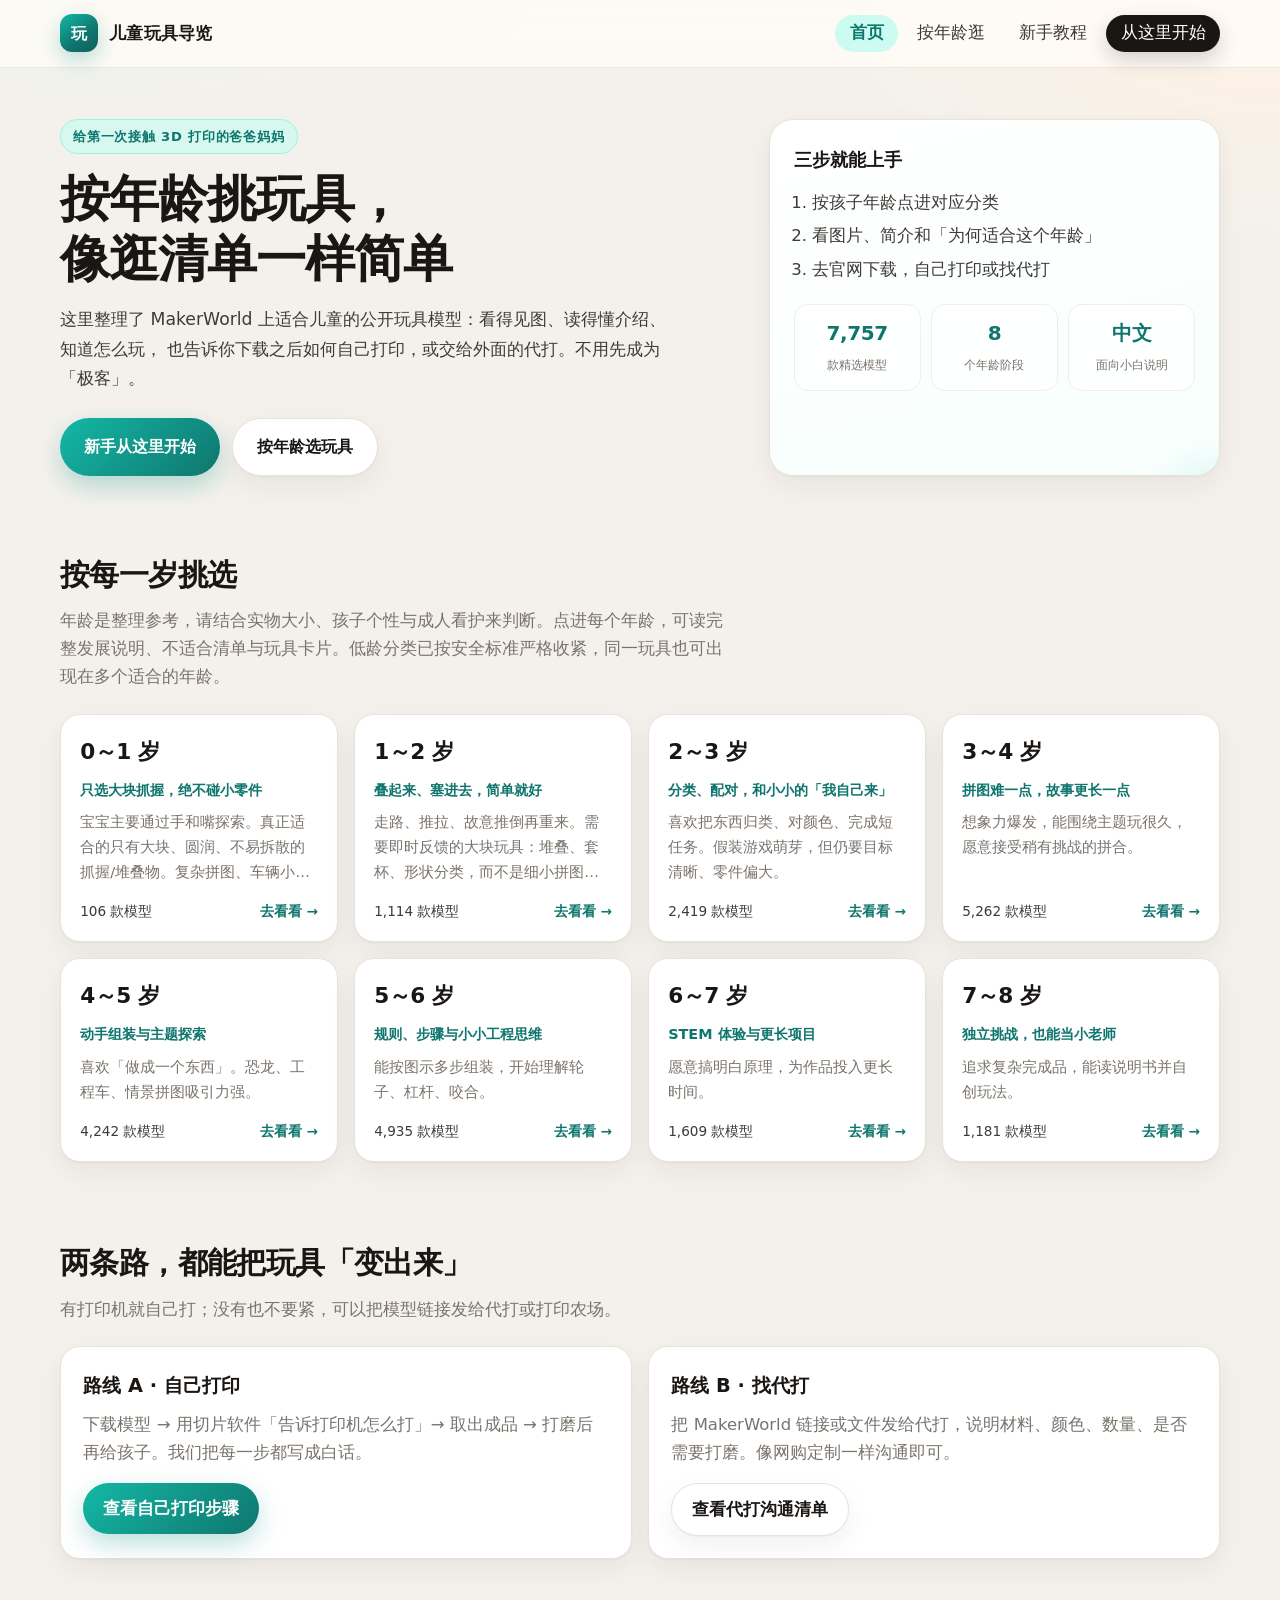
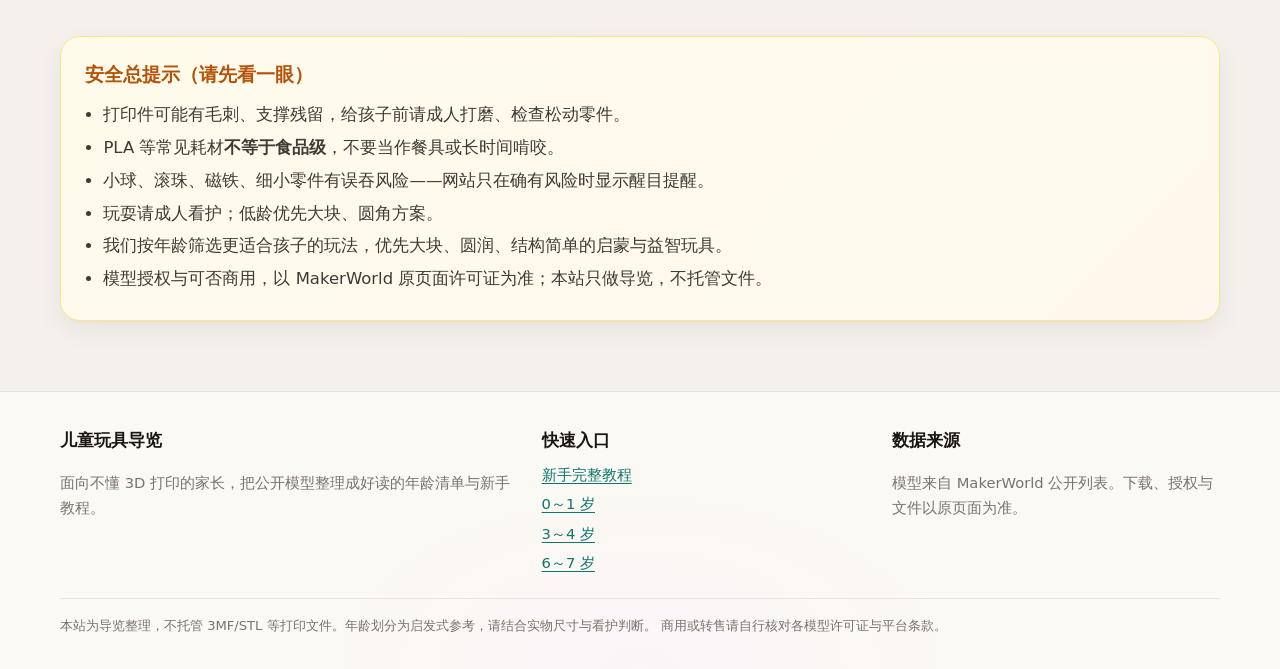
<file: index.html>
<!DOCTYPE html>
<html lang="zh-CN">
<head>
  <meta charset="UTF-8" />
  <meta name="viewport" content="width=device-width, initial-scale=1" />
  <meta name="theme-color" content="#0f766e" />
  <title>儿童友好 3D 打印玩具导览 · 按年龄精选</title>
  <meta name="description" content="面向不懂 3D 打印的家长：按每一岁整理 MakerWorld 儿童玩具模型，含简介、玩法、安全提示与完整新手打印教程。" />
  <link rel="stylesheet" href="css/style.css" />
</head>
<body data-page="home">
  <a class="skip" href="#main">跳到主要内容</a>
  <header class="site-header">
    <div class="wrap nav">
      <a class="logo" href="index.html"><div class="logo-mark">玩</div><span>儿童玩具导览</span></a>
      <nav class="nav-links" aria-label="主导航">
        <a href="index.html" data-nav="home">首页</a>
        <a href="age.html?band=2-3" data-nav="age">按年龄逛</a>
        <a href="guide.html" data-nav="guide">新手教程</a>
        <a class="nav-cta" href="guide.html">从这里开始</a>
      </nav>
    </div>
  </header>

  <main id="main">
    <section class="hero">
      <div class="wrap hero-grid">
        <div>
          <div class="eyebrow">给第一次接触 3D 打印的爸爸妈妈</div>
          <h1>按年龄挑玩具，<br />像逛清单一样简单</h1>
          <p class="hero-lead">
            这里整理了 MakerWorld 上适合儿童的公开玩具模型：看得见图、读得懂介绍、知道怎么玩，
            也告诉你下载之后如何自己打印，或交给外面的代打。不用先成为「极客」。
          </p>
          <div class="hero-actions">
            <a class="btn btn-primary btn-lg" href="guide.html">新手从这里开始</a>
            <a class="btn btn-secondary btn-lg" href="#ages">按年龄选玩具</a>
          </div>
        </div>
        <aside class="hero-card" aria-label="三步上手">
          <h2>三步就能上手</h2>
          <ol>
            <li>按孩子年龄点进对应分类</li>
            <li>看图片、简介和「为何适合这个年龄」</li>
            <li>去官网下载，自己打印或找代打</li>
          </ol>
          <div class="stat-row">
            <div class="stat"><b id="statTotal">—</b><span>款精选模型</span></div>
            <div class="stat"><b id="statBands">8</b><span>个年龄阶段</span></div>
            <div class="stat"><b>中文</b><span>面向小白说明</span></div>
          </div>
                  </aside>
      </div>
    </section>

    <section id="ages">
      <div class="wrap">
        <div class="section-head">
          <h2>按每一岁挑选</h2>
          <p>年龄是整理参考，请结合实物大小、孩子个性与成人看护来判断。点进每个年龄，可读完整发展说明、不适合清单与玩具卡片。低龄分类已按安全标准严格收紧，同一玩具也可出现在多个适合的年龄。</p>
        </div>
        <div class="age-grid" id="ageGrid">
          <div class="loading">正在加载年龄目录</div>
        </div>
      </div>
    </section>

    <section>
      <div class="wrap">
        <div class="section-head">
          <h2>两条路，都能把玩具「变出来」</h2>
          <p>有打印机就自己打；没有也不要紧，可以把模型链接发给代打或打印农场。</p>
        </div>
        <div class="path-grid">
          <div class="path-card">
            <h3>路线 A · 自己打印</h3>
            <p>下载模型 → 用切片软件「告诉打印机怎么打」→ 取出成品 → 打磨后再给孩子。我们把每一步都写成白话。</p>
            <a class="btn btn-primary" href="guide.html#diy">查看自己打印步骤</a>
          </div>
          <div class="path-card">
            <h3>路线 B · 找代打</h3>
            <p>把 MakerWorld 链接或文件发给代打，说明材料、颜色、数量、是否需要打磨。像网购定制一样沟通即可。</p>
            <a class="btn btn-secondary" href="guide.html#farm">查看代打沟通清单</a>
          </div>
        </div>
      </div>
    </section>

    <section>
      <div class="wrap">
        <div class="safety-strip">
          <h3>安全总提示（请先看一眼）</h3>
          <ul>
            <li>打印件可能有毛刺、支撑残留，给孩子前请成人打磨、检查松动零件。</li>
            <li>PLA 等常见耗材<strong>不等于食品级</strong>，不要当作餐具或长时间啃咬。</li>
            <li>小球、滚珠、磁铁、细小零件有误吞风险——网站只在确有风险时显示醒目提醒。</li>
            <li>玩耍请成人看护；低龄优先大块、圆角方案。</li>
            <li>我们按年龄筛选更适合孩子的玩法，优先大块、圆润、结构简单的启蒙与益智玩具。</li>
            <li>模型授权与可否商用，以 MakerWorld 原页面许可证为准；本站只做导览，不托管文件。</li>
          </ul>
        </div>
      </div>
    </section>
  </main>

  <footer class="site-footer">
    <div class="wrap footer-grid">
      <div>
        <h4>儿童玩具导览</h4>
        <p>面向不懂 3D 打印的家长，把公开模型整理成好读的年龄清单与新手教程。</p>
      </div>
      <div>
        <h4>快速入口</h4>
        <ul>
          <li><a href="guide.html">新手完整教程</a></li>
          <li><a href="age.html?band=0-1">0～1 岁</a></li>
          <li><a href="age.html?band=3-4">3～4 岁</a></li>
          <li><a href="age.html?band=6-7">6～7 岁</a></li>
        </ul>
      </div>
      <div>
        <h4>数据来源</h4>
        <p>模型来自 MakerWorld 公开列表。下载、授权与文件以原页面为准。</p>
      </div>
    </div>
    <div class="wrap legal">
      本站为导览整理，不托管 3MF/STL 等打印文件。年龄划分为启发式参考，请结合实物尺寸与看护判断。
      商用或转售请自行核对各模型许可证与平台条款。
    </div>
  </footer>

  <script src="js/common.js"></script>
  <script src="data/summary.js"></script>
  <script src="js/home.js"></script>
</body>
</html>
</file>
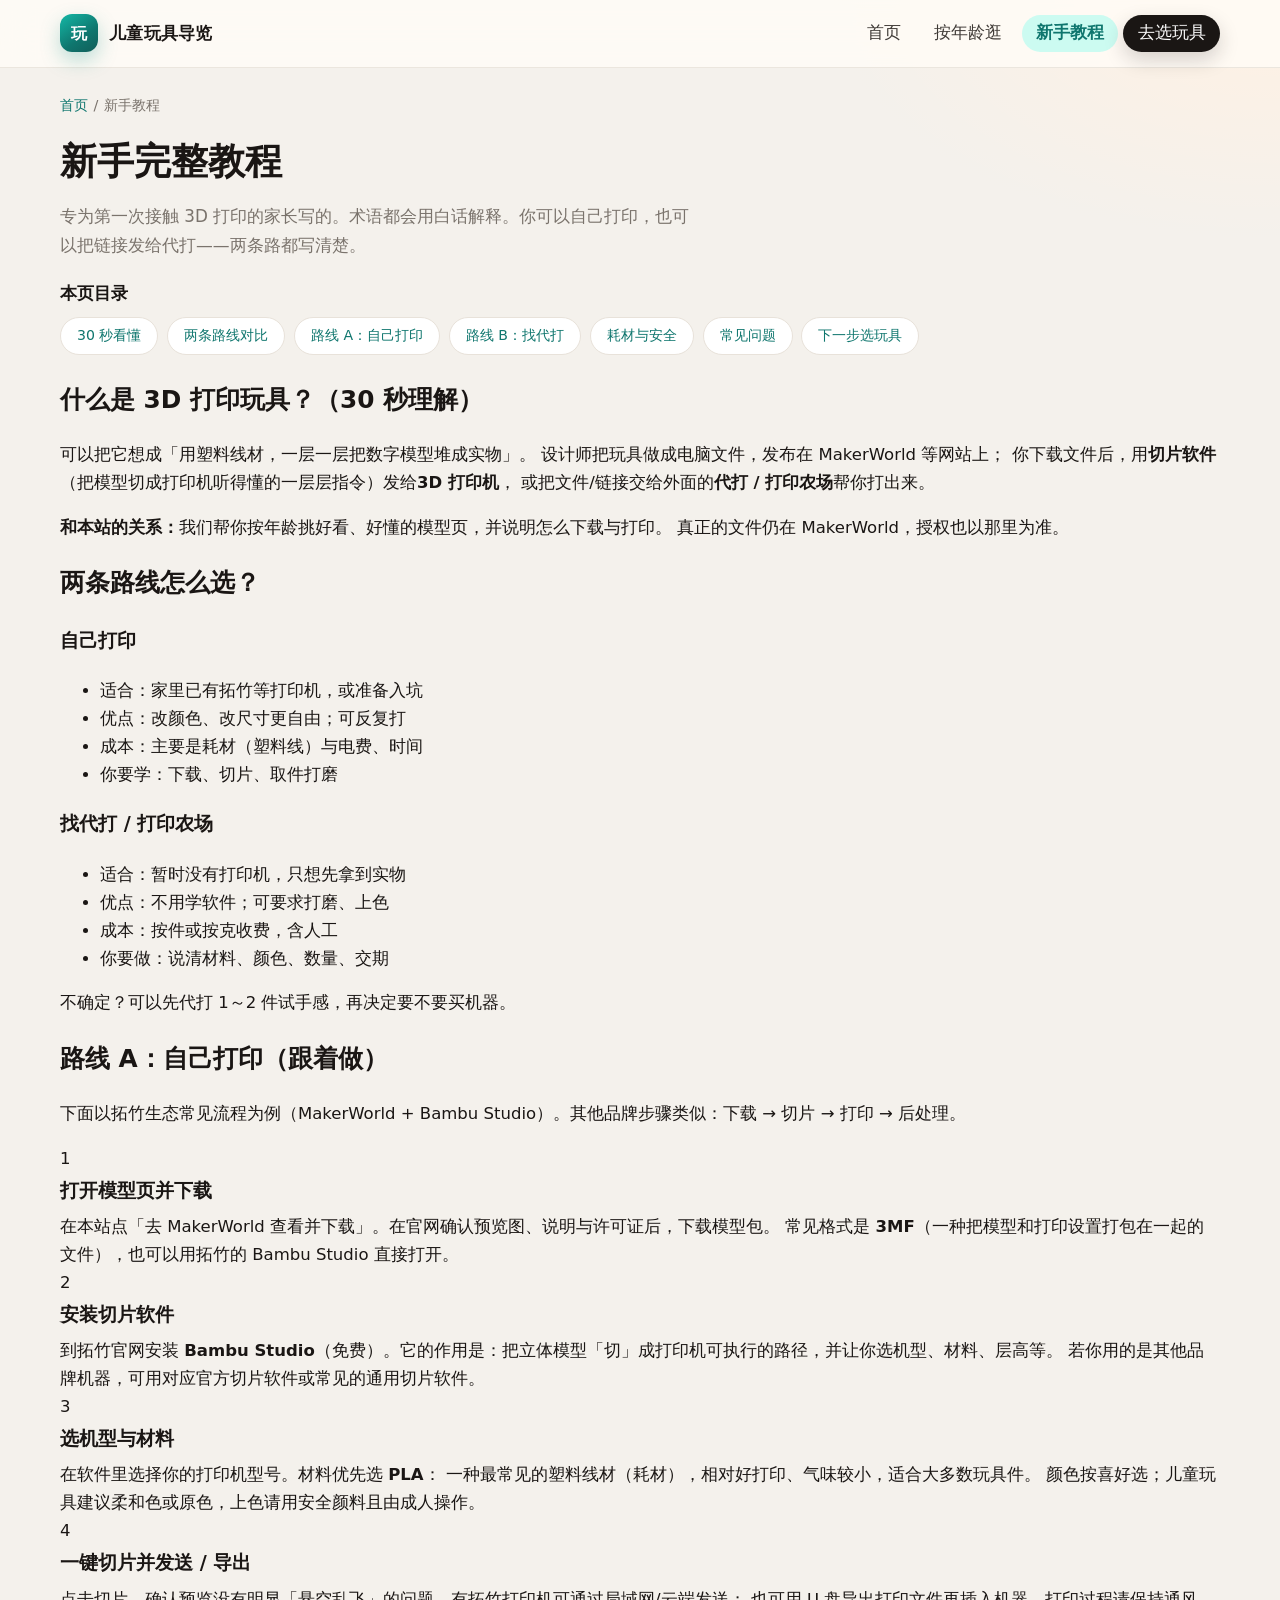
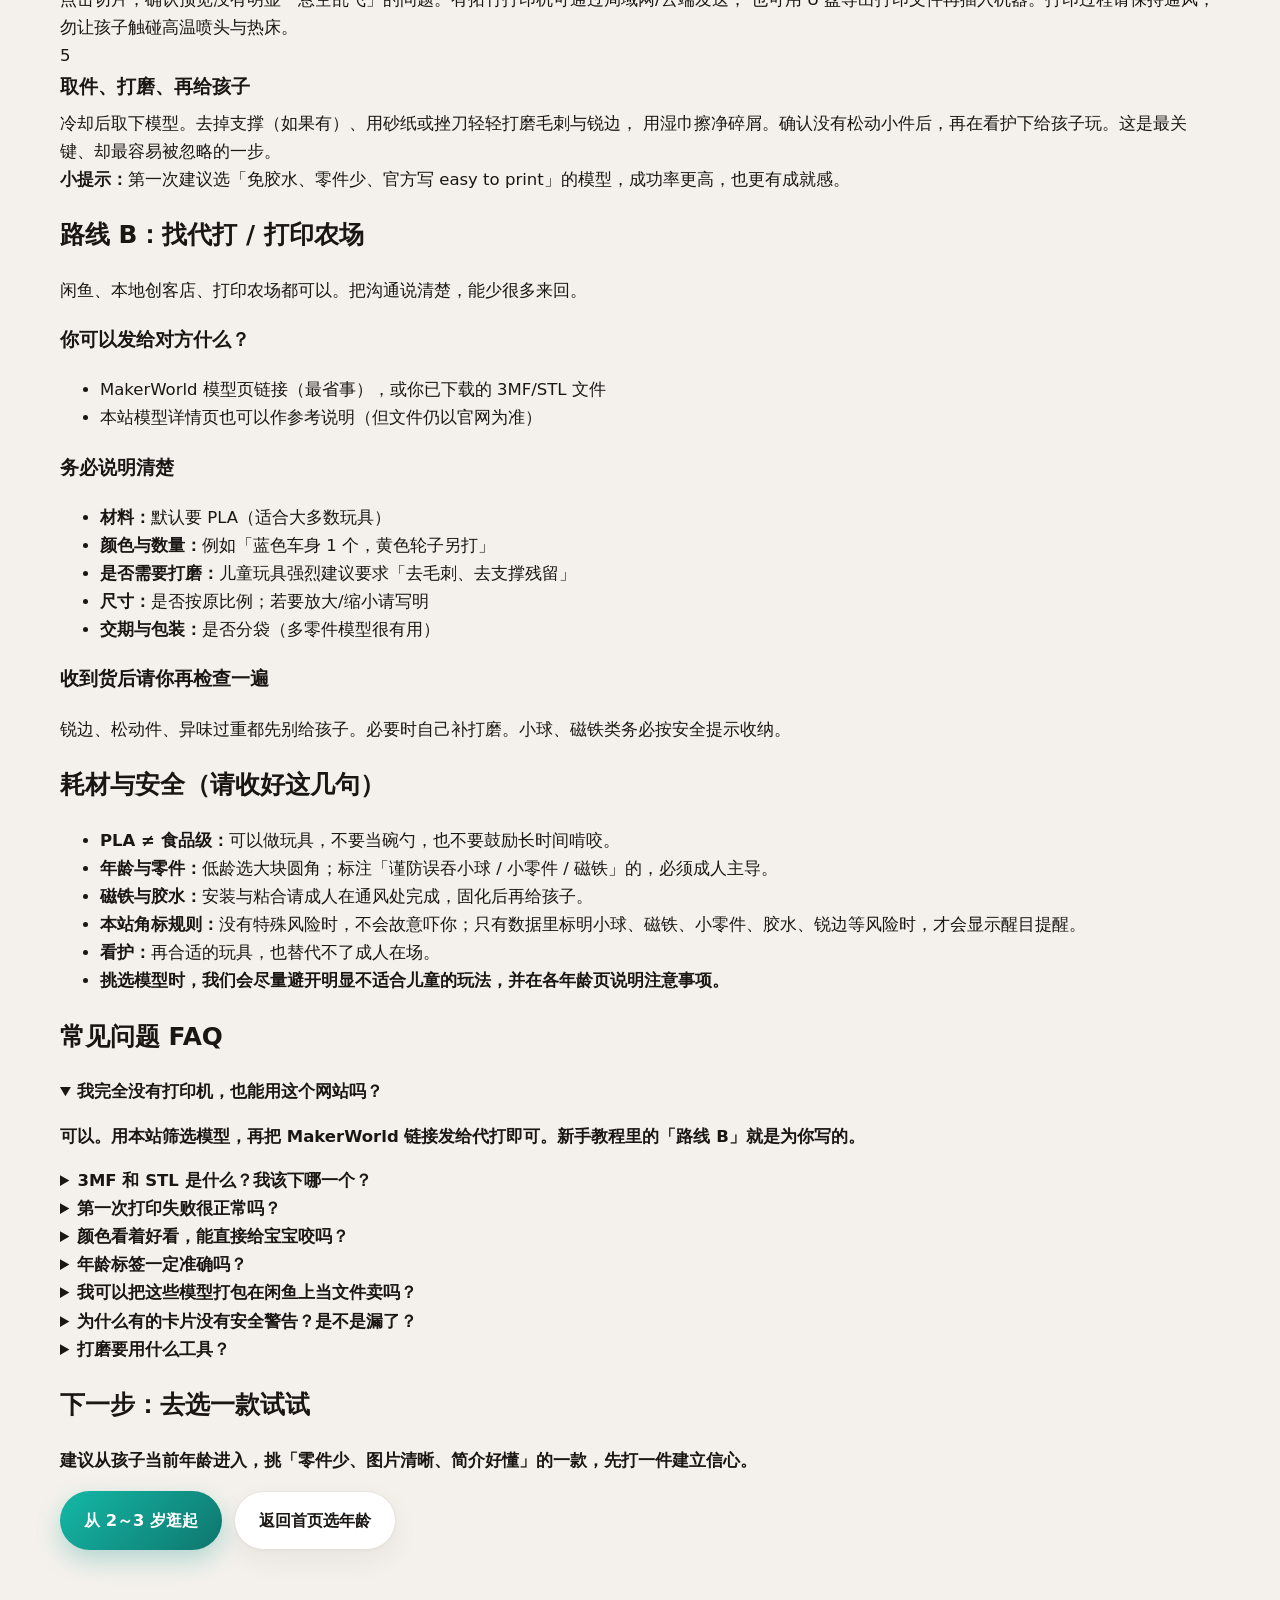
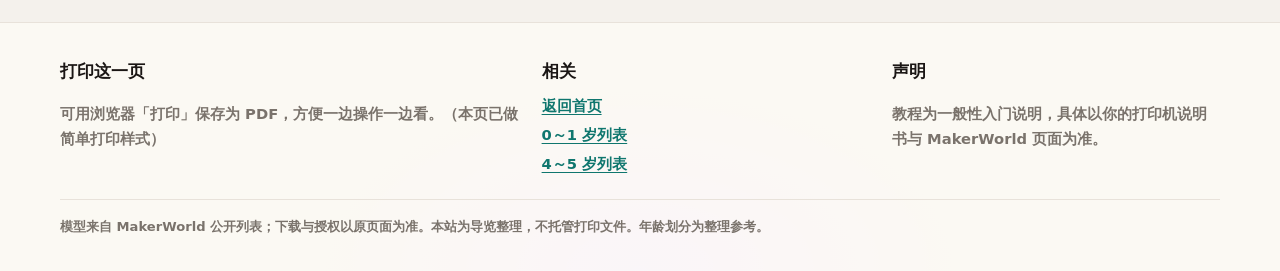
<file: guide.html>
<!DOCTYPE html>
<html lang="zh-CN">
<head>
  <meta charset="UTF-8" />
  <meta name="viewport" content="width=device-width, initial-scale=1" />
  <title>新手完整教程 · 从下载到打印（或代打）</title>
  <meta name="description" content="给不懂 3D 打印的家长：30 秒看懂是什么、自己打印五步走、如何找代打、耗材安全与常见问题。" />
  <link rel="stylesheet" href="css/style.css" />
</head>
<body data-page="guide">
  <header class="site-header">
    <div class="wrap nav">
      <a class="logo" href="index.html"><div class="logo-mark">玩</div><span>儿童玩具导览</span></a>
      <nav class="nav-links">
        <a href="index.html" data-nav="home">首页</a>
        <a href="age.html?band=2-3" data-nav="age">按年龄逛</a>
        <a href="guide.html" data-nav="guide">新手教程</a>
        <a class="nav-cta" href="age.html?band=2-3">去选玩具</a>
      </nav>
    </div>
  </header>

  <main>
    <div class="page-hero">
      <div class="wrap">
        <div class="breadcrumb">
          <a href="index.html">首页</a> <span>/</span> <span>新手教程</span>
        </div>
        <h1 style="margin:0 0 .5rem;font-size:clamp(1.7rem,3vw,2.3rem)">新手完整教程</h1>
        <p style="margin:0;color:var(--muted);max-width:40rem;font-size:1.05rem">
          专为第一次接触 3D 打印的家长写的。术语都会用白话解释。你可以自己打印，也可以把链接发给代打——两条路都写清楚。
        </p>
      </div>
    </div>

    <div class="wrap guide-layout" style="padding-bottom:2.5rem">
      <aside class="guide-toc" aria-label="本页目录">
        <h2>本页目录</h2>
        <div class="guide-toc-links">
          <a href="#what">30 秒看懂</a>
          <a href="#routes">两条路线对比</a>
          <a href="#diy">路线 A：自己打印</a>
          <a href="#farm">路线 B：找代打</a>
          <a href="#safety">耗材与安全</a>
          <a href="#faq">常见问题</a>
          <a href="#next">下一步选玩具</a>
        </div>
      </aside>

      <div class="guide-content">
        <article id="what">
          <h2>什么是 3D 打印玩具？（30 秒理解）</h2>
          <p>
            可以把它想成「用塑料线材，一层一层把数字模型堆成实物」。
            设计师把玩具做成电脑文件，发布在 MakerWorld 等网站上；
            你下载文件后，用<strong>切片软件</strong>（把模型切成打印机听得懂的一层层指令）发给<strong>3D 打印机</strong>，
            或把文件/链接交给外面的<strong>代打 / 打印农场</strong>帮你打出来。
          </p>
          <div class="callout">
            <strong>和本站的关系：</strong>我们帮你按年龄挑好看、好懂的模型页，并说明怎么下载与打印。
            真正的文件仍在 MakerWorld，授权也以那里为准。
          </div>
        </article>

        <article id="routes">
          <h2>两条路线怎么选？</h2>
          <div class="compare">
            <div>
              <h3>自己打印</h3>
              <ul>
                <li>适合：家里已有拓竹等打印机，或准备入坑</li>
                <li>优点：改颜色、改尺寸更自由；可反复打</li>
                <li>成本：主要是耗材（塑料线）与电费、时间</li>
                <li>你要学：下载、切片、取件打磨</li>
              </ul>
            </div>
            <div>
              <h3>找代打 / 打印农场</h3>
              <ul>
                <li>适合：暂时没有打印机，只想先拿到实物</li>
                <li>优点：不用学软件；可要求打磨、上色</li>
                <li>成本：按件或按克收费，含人工</li>
                <li>你要做：说清材料、颜色、数量、交期</li>
              </ul>
            </div>
          </div>
          <p>不确定？可以先代打 1～2 件试手感，再决定要不要买机器。</p>
        </article>

        <article id="diy">
          <h2>路线 A：自己打印（跟着做）</h2>
          <p>下面以拓竹生态常见流程为例（MakerWorld + Bambu Studio）。其他品牌步骤类似：下载 → 切片 → 打印 → 后处理。</p>

          <div class="step-cards">
            <div class="step">
              <div class="step-num">1</div>
              <div>
                <h3 style="margin:.1rem 0 .35rem">打开模型页并下载</h3>
                <p style="margin:0">在本站点「去 MakerWorld 查看并下载」。在官网确认预览图、说明与许可证后，下载模型包。
                常见格式是 <strong>3MF</strong>（一种把模型和打印设置打包在一起的文件），也可以用拓竹的 Bambu Studio 直接打开。</p>
              </div>
            </div>
            <div class="step">
              <div class="step-num">2</div>
              <div>
                <h3 style="margin:.1rem 0 .35rem">安装切片软件</h3>
                <p style="margin:0">到拓竹官网安装 <strong>Bambu Studio</strong>（免费）。它的作用是：把立体模型「切」成打印机可执行的路径，并让你选机型、材料、层高等。
                若你用的是其他品牌机器，可用对应官方切片软件或常见的通用切片软件。</p>
              </div>
            </div>
            <div class="step">
              <div class="step-num">3</div>
              <div>
                <h3 style="margin:.1rem 0 .35rem">选机型与材料</h3>
                <p style="margin:0">在软件里选择你的打印机型号。材料优先选 <strong>PLA</strong>：
                一种最常见的塑料线材（耗材），相对好打印、气味较小，适合大多数玩具件。
                颜色按喜好选；儿童玩具建议柔和色或原色，上色请用安全颜料且由成人操作。</p>
              </div>
            </div>
            <div class="step">
              <div class="step-num">4</div>
              <div>
                <h3 style="margin:.1rem 0 .35rem">一键切片并发送 / 导出</h3>
                <p style="margin:0">点击切片，确认预览没有明显「悬空乱飞」的问题。有拓竹打印机可通过局域网/云端发送；
                也可用 U 盘导出打印文件再插入机器。打印过程请保持通风，勿让孩子触碰高温喷头与热床。</p>
              </div>
            </div>
            <div class="step">
              <div class="step-num">5</div>
              <div>
                <h3 style="margin:.1rem 0 .35rem">取件、打磨、再给孩子</h3>
                <p style="margin:0">冷却后取下模型。去掉支撑（如果有）、用砂纸或挫刀轻轻打磨毛刺与锐边，
                用湿巾擦净碎屑。确认没有松动小件后，再在看护下给孩子玩。这是最关键、却最容易被忽略的一步。</p>
              </div>
            </div>
          </div>

          <div class="callout">
            <strong>小提示：</strong>第一次建议选「免胶水、零件少、官方写 easy to print」的模型，成功率更高，也更有成就感。
          </div>
        </article>

        <article id="farm">
          <h2>路线 B：找代打 / 打印农场</h2>
          <p>闲鱼、本地创客店、打印农场都可以。把沟通说清楚，能少很多来回。</p>
          <h3>你可以发给对方什么？</h3>
          <ul>
            <li>MakerWorld 模型页链接（最省事），或你已下载的 3MF/STL 文件</li>
            <li>本站模型详情页也可以作参考说明（但文件仍以官网为准）</li>
          </ul>
          <h3>务必说明清楚</h3>
          <ul>
            <li><strong>材料：</strong>默认要 PLA（适合大多数玩具）</li>
            <li><strong>颜色与数量：</strong>例如「蓝色车身 1 个，黄色轮子另打」</li>
            <li><strong>是否需要打磨：</strong>儿童玩具强烈建议要求「去毛刺、去支撑残留」</li>
            <li><strong>尺寸：</strong>是否按原比例；若要放大/缩小请写明</li>
            <li><strong>交期与包装：</strong>是否分袋（多零件模型很有用）</li>
          </ul>
          <h3>收到货后请你再检查一遍</h3>
          <p>锐边、松动件、异味过重都先别给孩子。必要时自己补打磨。小球、磁铁类务必按安全提示收纳。</p>
        </article>

        <article id="safety">
          <h2>耗材与安全（请收好这几句）</h2>
          <ul>
            <li><strong>PLA ≠ 食品级：</strong>可以做玩具，不要当碗勺，也不要鼓励长时间啃咬。</li>
            <li><strong>年龄与零件：</strong>低龄选大块圆角；标注「谨防误吞小球 / 小零件 / 磁铁」的，必须成人主导。</li>
            <li><strong>磁铁与胶水：</strong>安装与粘合请成人在通风处完成，固化后再给孩子。</li>
            <li><strong>本站角标规则：</strong>没有特殊风险时，不会故意吓你；只有数据里标明小球、磁铁、小零件、胶水、锐边等风险时，才会显示醒目提醒。</li>
            <li><strong>看护：</strong>再合适的玩具，也替代不了成人在场。</li>
            <li><strong>挑选模型时，我们会尽量避开明显不适合儿童的玩法，并在各年龄页说明注意事项。</li>
          </ul>
        </article>

        <article id="faq" class="faq">
          <h2>常见问题 FAQ</h2>
          <details open>
            <summary>我完全没有打印机，也能用这个网站吗？</summary>
            <p>可以。用本站筛选模型，再把 MakerWorld 链接发给代打即可。新手教程里的「路线 B」就是为你写的。</p>
          </details>
          <details>
            <summary>3MF 和 STL 是什么？我该下哪一个？</summary>
            <p>都是模型文件格式。3MF 常带打印相关信息，用 Bambu Studio 打开很方便；STL 更通用。页面提供什么就下什么，按官网按钮走即可。</p>
          </details>
          <details>
            <summary>第一次打印失败很正常吗？</summary>
            <p>正常。先检查热床是否干净、模型是否放稳、材料是否受潮。换一个更简单的「免支撑」玩具再试，心态会轻松很多。</p>
          </details>
          <details>
            <summary>颜色看着好看，能直接给宝宝咬吗？</summary>
            <p>不建议。打印件与上色颜料都不是为入口设计的。打磨干净后短时看护玩耍可以，发现啃咬要及时拿走。</p>
          </details>
          <details>
            <summary>年龄标签一定准确吗？</summary>
            <p>不保证。本站按标题、分类与标签做启发式划分，是整理参考。请你结合实物大小、孩子能力和安全标注自行判断。</p>
          </details>
          <details>
            <summary>我可以把这些模型打包在闲鱼上当文件卖吗？</summary>
            <p>多数模型有许可证限制，直接转卖他人打印文件很容易侵权。更稳妥的是卖你自己的筛选服务、打印参数经验，或你合法打印的<strong>实物成品</strong>（仍须遵守原作者许可与平台规则）。</p>
          </details>
          <details>
            <summary>为什么有的卡片没有安全警告？是不是漏了？</summary>
            <p>不是。我们只在确有风险标记时显示警告，避免「处处吓人」导致真正重要的提示被忽略。</p>
          </details>
          <details>
            <summary>打磨要用什么工具？</summary>
            <p>家用细砂纸、小挫刀即可。戴上口罩，避开孩子操作，打磨后来回擦净粉末。</p>
          </details>
        </article>

        <article id="next">
          <h2>下一步：去选一款试试</h2>
          <p>建议从孩子当前年龄进入，挑「零件少、图片清晰、简介好懂」的一款，先打一件建立信心。</p>
          <div class="hero-actions" style="margin-top:1rem">
            <a class="btn btn-primary btn-lg" href="age.html?band=2-3">从 2～3 岁逛起</a>
            <a class="btn btn-secondary btn-lg" href="index.html">返回首页选年龄</a>
          </div>
        </article>
      </div>
    </div>
  </main>

  <footer class="site-footer">
    <div class="wrap footer-grid">
      <div>
        <h4>打印这一页</h4>
        <p>可用浏览器「打印」保存为 PDF，方便一边操作一边看。（本页已做简单打印样式）</p>
      </div>
      <div>
        <h4>相关</h4>
        <ul>
          <li><a href="index.html">返回首页</a></li>
          <li><a href="age.html?band=0-1">0～1 岁列表</a></li>
          <li><a href="age.html?band=4-5">4～5 岁列表</a></li>
        </ul>
      </div>
      <div>
        <h4>声明</h4>
        <p>教程为一般性入门说明，具体以你的打印机说明书与 MakerWorld 页面为准。</p>
      </div>
    </div>
    <div class="wrap legal">
      模型来自 MakerWorld 公开列表；下载与授权以原页面为准。本站为导览整理，不托管打印文件。年龄划分为整理参考。
    </div>
  </footer>
  <script src="js/common.js"></script>
</body>
</html>
</file>
<file: css/style.css>
/* 儿童玩具导览 — refined, calm, motion-aware */
:root {
  --bg: #f4f1ec;
  --bg-soft: #fffcf7;
  --surface: #ffffff;
  --ink: #1a1614;
  --ink-soft: #3f3a36;
  --muted: #7a736c;
  --line: #e8e2da;
  --line-soft: #f3eee7;
  --brand: #0d9488;
  --brand-deep: #0f766e;
  --brand-soft: #ccfbf1;
  --brand-glow: rgba(13, 148, 136, 0.28);
  --accent: #c2410c;
  --accent-soft: #ffedd5;
  --warn: #b45309;
  --warn-bg: #fffbeb;
  --warn-border: #fcd34d;
  --danger: #b91c1c;
  --danger-bg: #fef2f2;
  --ok: #047857;
  --radius: 20px;
  --radius-sm: 14px;
  --shadow: 0 1px 2px rgba(26, 22, 20, 0.04), 0 10px 28px rgba(26, 22, 20, 0.06);
  --shadow-hover: 0 8px 24px rgba(26, 22, 20, 0.1), 0 24px 48px rgba(13, 148, 136, 0.08);
  --max: 1160px;
  --font: "PingFang SC", "Hiragino Sans GB", "Noto Sans SC", "Microsoft YaHei",
    system-ui, -apple-system, sans-serif;
  --display: "PingFang SC", "Noto Serif SC", "Songti SC", Georgia, serif;
  --ease-out: cubic-bezier(0.22, 1, 0.36, 1);
  --ease-spring: cubic-bezier(0.34, 1.3, 0.64, 1);
  --ease-soft: cubic-bezier(0.4, 0, 0.2, 1);
}

*, *::before, *::after { box-sizing: border-box; }
html { scroll-behavior: smooth; }
@media (prefers-reduced-motion: reduce) {
  html { scroll-behavior: auto; }
  *, *::before, *::after {
    animation-duration: 0.01ms !important;
    animation-iteration-count: 1 !important;
    transition-duration: 0.01ms !important;
  }
}

body {
  margin: 0;
  font-family: var(--font);
  color: var(--ink);
  background:
    radial-gradient(1000px 520px at 8% -8%, #d8faf5 0%, transparent 55%),
    radial-gradient(900px 480px at 100% 0%, #fff1e3 0%, transparent 50%),
    radial-gradient(700px 400px at 50% 100%, #f0e7ff 0%, transparent 45%),
    var(--bg);
  line-height: 1.7;
  font-size: 16.5px;
  -webkit-font-smoothing: antialiased;
  text-rendering: optimizeLegibility;
}
img { max-width: 100%; display: block; }
a {
  color: var(--brand-deep);
  text-decoration-thickness: 1px;
  text-underline-offset: 3px;
  transition: color 0.25s var(--ease-soft);
}
a:hover { color: var(--brand); }
button, input, select { font: inherit; }

.wrap { width: min(100% - 2rem, var(--max)); margin-inline: auto; }
.skip {
  position: absolute; left: -999px; top: 0;
  background: var(--brand); color: #fff; padding: 0.5rem 1rem; z-index: 100;
}
.skip:focus { left: 1rem; top: 1rem; }

/* Header */
.site-header {
  position: sticky; top: 0; z-index: 50;
  backdrop-filter: saturate(1.2) blur(16px);
  -webkit-backdrop-filter: saturate(1.2) blur(16px);
  background: rgba(255, 252, 247, 0.82);
  border-bottom: 1px solid rgba(232, 226, 218, 0.85);
  transition: box-shadow 0.35s var(--ease-out);
}
.site-header.is-scrolled {
  box-shadow: 0 8px 30px rgba(26, 22, 20, 0.06);
}
.nav {
  display: flex; align-items: center; justify-content: space-between;
  gap: 1rem; padding: 0.9rem 0; flex-wrap: wrap;
}
.logo {
  display: flex; align-items: center; gap: 0.7rem;
  color: inherit; text-decoration: none; font-weight: 700; letter-spacing: 0.01em;
}
.logo-mark {
  width: 38px; height: 38px; border-radius: 12px;
  background: linear-gradient(145deg, #14b8a6, #0f766e 60%, #115e59);
  color: #fff; display: grid; place-items: center; font-size: 1rem;
  box-shadow: 0 8px 20px var(--brand-glow);
  transition: transform 0.45s var(--ease-spring);
}
.logo:hover .logo-mark { transform: rotate(-8deg) scale(1.06); }
.logo span { font-size: 1.06rem; }
.nav-links { display: flex; gap: 0.3rem; flex-wrap: wrap; align-items: center; }
.nav-links a {
  display: inline-flex; align-items: center; justify-content: center;
  text-decoration: none; color: var(--ink-soft);
  padding: 0.5rem 0.9rem; border-radius: 999px;
  line-height: 1.25; min-height: 2.2rem;
  transition: background 0.3s var(--ease-soft), color 0.3s var(--ease-soft), transform 0.3s var(--ease-spring);
}
.nav-links a:hover { background: var(--line-soft); color: var(--ink); }
.nav-links a.is-active {
  background: var(--brand-soft); color: var(--brand-deep); font-weight: 600;
}
.nav-cta {
  background: var(--ink) !important; color: #fff !important;
  box-shadow: 0 8px 20px rgba(26, 22, 20, 0.18);
}
.nav-cta:hover {
  transform: translateY(-1px);
  background: #000 !important; color: #fff !important;
}

/* Buttons */
.btn {
  display: inline-flex; align-items: center; justify-content: center; gap: 0.4rem;
  border: none; border-radius: 999px; padding: 0.7rem 1.25rem;
  font-weight: 600; text-decoration: none; cursor: pointer;
  transition: transform 0.35s var(--ease-spring), box-shadow 0.35s var(--ease-out), background 0.25s;
}
.btn:active { transform: scale(0.97); }
.btn-lg { padding: 0.9rem 1.5rem; font-size: 1.02rem; }
.btn-primary {
  background: linear-gradient(135deg, #14b8a6, #0f766e);
  color: #fff;
  box-shadow: 0 10px 24px var(--brand-glow);
}
.btn-primary:hover {
  color: #fff; transform: translateY(-2px);
  box-shadow: 0 14px 32px var(--brand-glow);
}
.btn-secondary {
  background: var(--surface); color: var(--ink);
  border: 1px solid var(--line); box-shadow: var(--shadow);
}
.btn-secondary:hover { transform: translateY(-2px); border-color: #d6cfc5; color: var(--ink); }
.btn-ghost {
  background: transparent; color: var(--ink-soft); border: 1px solid transparent;
}
.btn-ghost:hover { background: var(--line-soft); color: var(--ink); }

/* Hero */
.hero { padding: 3.2rem 0 2.2rem; }
.hero-grid {
  display: grid; gap: 2rem;
  grid-template-columns: 1.35fr 0.9fr; align-items: stretch;
}
@media (max-width: 880px) { .hero-grid { grid-template-columns: 1fr; } }
.eyebrow {
  display: inline-flex; align-items: center; gap: 0.45rem;
  font-size: 0.82rem; font-weight: 600; letter-spacing: 0.06em;
  text-transform: uppercase; color: var(--brand-deep);
  background: rgba(204, 251, 241, 0.7); border: 1px solid #99f6e4;
  padding: 0.35rem 0.75rem; border-radius: 999px; margin-bottom: 1rem;
}
.hero h1 {
  font-family: var(--display);
  font-size: clamp(2rem, 4.5vw, 3.15rem);
  line-height: 1.18; letter-spacing: -0.02em;
  margin: 0 0 1rem; font-weight: 700;
}
.hero-lead {
  font-size: 1.08rem; color: var(--ink-soft); max-width: 38rem; margin: 0 0 1.5rem;
}
.hero-actions { display: flex; flex-wrap: wrap; gap: 0.75rem; }
.hero-card {
  background: linear-gradient(165deg, #ffffff 0%, #f7fffd 100%);
  border: 1px solid var(--line); border-radius: calc(var(--radius) + 4px);
  padding: 1.5rem 1.5rem 1.35rem; box-shadow: var(--shadow);
  position: relative; overflow: hidden;
}
.hero-card::before {
  content: ""; position: absolute; inset: auto -20% -40% auto;
  width: 180px; height: 180px; border-radius: 50%;
  background: radial-gradient(circle, rgba(20, 184, 166, 0.18), transparent 70%);
  pointer-events: none;
}
.hero-card h2 { margin: 0 0 0.85rem; font-size: 1.15rem; }
.hero-card ol {
  margin: 0 0 1.25rem; padding-left: 1.15rem; color: var(--ink-soft);
}
.hero-card li { margin: 0.35rem 0; }
.stat-row {
  display: grid; grid-template-columns: repeat(3, 1fr); gap: 0.65rem;
}
.stat {
  background: rgba(255, 255, 255, 0.85); border: 1px solid var(--line-soft);
  border-radius: var(--radius-sm); padding: 0.7rem 0.55rem; text-align: center;
}
.stat b { display: block; font-size: 1.25rem; color: var(--brand-deep); letter-spacing: -0.02em; }
.stat span { font-size: 0.72rem; color: var(--muted); }

section { padding: 2.4rem 0; }
.section-head { margin-bottom: 1.4rem; max-width: 42rem; }
.section-head h2 {
  margin: 0 0 0.45rem; font-size: clamp(1.4rem, 2.5vw, 1.85rem);
  letter-spacing: -0.02em;
}
.section-head p { margin: 0; color: var(--muted); }

/* Age cards */
.age-grid {
  display: grid; gap: 1rem;
  grid-template-columns: repeat(auto-fill, minmax(240px, 1fr));
}
.age-card {
  display: flex; flex-direction: column; gap: 0.45rem;
  background: var(--surface); border: 1px solid var(--line);
  border-radius: var(--radius); padding: 1.2rem 1.2rem 1.1rem;
  text-decoration: none; color: inherit; box-shadow: var(--shadow);
  transition: transform 0.45s var(--ease-out), box-shadow 0.45s var(--ease-out), border-color 0.3s;
  position: relative; overflow: hidden;
  opacity: 0; transform: translateY(18px);
  animation: rise-in 0.7s var(--ease-out) forwards;
}
.age-card:nth-child(1) { animation-delay: 0.05s; }
.age-card:nth-child(2) { animation-delay: 0.1s; }
.age-card:nth-child(3) { animation-delay: 0.15s; }
.age-card:nth-child(4) { animation-delay: 0.2s; }
.age-card:nth-child(5) { animation-delay: 0.25s; }
.age-card:nth-child(6) { animation-delay: 0.3s; }
.age-card:nth-child(7) { animation-delay: 0.35s; }
.age-card:nth-child(8) { animation-delay: 0.4s; }
.age-card::after {
  content: ""; position: absolute; left: 0; top: 0; bottom: 0; width: 4px;
  background: linear-gradient(180deg, #2dd4bf, #0f766e);
  opacity: 0; transition: opacity 0.35s;
}
.age-card:hover {
  transform: translateY(-6px); box-shadow: var(--shadow-hover);
  border-color: #cfe8e3; color: inherit;
}
.age-card:hover::after { opacity: 1; }
.age-num { font-size: 1.35rem; font-weight: 740; letter-spacing: -0.02em; }
.age-tag { color: var(--brand-deep); font-size: 0.9rem; font-weight: 600; }
.age-blurb {
  margin: 0; color: var(--muted); font-size: 0.92rem;
  display: -webkit-box; -webkit-line-clamp: 3; -webkit-box-orient: vertical; overflow: hidden;
  flex: 1;
}
.age-meta {
  display: flex; justify-content: space-between; align-items: center;
  margin-top: 0.55rem; font-size: 0.85rem; color: var(--ink-soft);
}
.age-meta .go {
  color: var(--brand-deep); font-weight: 600;
  transition: transform 0.35s var(--ease-spring);
}
.age-card:hover .go { transform: translateX(4px); }

.path-grid { display: grid; gap: 1rem; grid-template-columns: repeat(2, 1fr); }
@media (max-width: 720px) { .path-grid { grid-template-columns: 1fr; } }
.path-card {
  background: var(--surface); border: 1px solid var(--line); border-radius: var(--radius);
  padding: 1.4rem; box-shadow: var(--shadow);
  transition: transform 0.4s var(--ease-out), box-shadow 0.4s;
}
.path-card:hover { transform: translateY(-4px); box-shadow: var(--shadow-hover); }
.path-card h3 { margin: 0 0 0.55rem; }
.path-card p { margin: 0 0 1rem; color: var(--muted); }

.safety-strip {
  background: linear-gradient(135deg, #fffbeb, #fff7ed);
  border: 1px solid #fde68a; border-radius: var(--radius);
  padding: 1.35rem 1.5rem; box-shadow: var(--shadow);
}
.safety-strip h3 { margin: 0 0 0.6rem; color: var(--warn); }
.safety-strip ul { margin: 0; padding-left: 1.15rem; color: var(--ink-soft); }
.safety-strip li { margin: 0.3rem 0; }

/* Catalog */
.page-hero { padding: 1.6rem 0 0.5rem; }
.breadcrumb {
  display: flex; flex-wrap: wrap; gap: 0.35rem; align-items: center;
  color: var(--muted); font-size: 0.9rem; margin-bottom: 0.85rem;
}
.breadcrumb a { text-decoration: none; }
.editorial {
  display: grid; gap: 0.85rem;
  grid-template-columns: repeat(auto-fit, minmax(220px, 1fr));
  margin: 1.25rem 0 1.4rem;
}
.ed-card {
  background: var(--surface); border: 1px solid var(--line);
  border-radius: var(--radius-sm); padding: 1rem 1.05rem;
  box-shadow: 0 1px 2px rgba(26, 22, 20, 0.03);
  transition: transform 0.35s var(--ease-out), box-shadow 0.35s;
}
.ed-card:hover { transform: translateY(-2px); box-shadow: var(--shadow); }
.ed-card h3 { margin: 0 0 0.4rem; font-size: 0.95rem; }
.ed-card p { margin: 0; font-size: 0.9rem; color: var(--ink-soft); }
.warn-card {
  background: var(--warn-bg); border-color: var(--warn-border);
}
.deny-card {
  background: var(--danger-bg); border-color: #fecaca;
}
.deny-card h3 { color: var(--danger); }

.toolbar {
  display: flex; flex-wrap: wrap; gap: 0.65rem; align-items: center;
  background: rgba(255, 255, 255, 0.72); backdrop-filter: blur(10px);
  border: 1px solid var(--line); border-radius: 16px;
  padding: 0.75rem; margin-bottom: 1.2rem;
  position: sticky; top: 68px; z-index: 20;
}
.toolbar input, .toolbar select {
  border: 1px solid var(--line); border-radius: 12px;
  padding: 0.55rem 0.8rem; background: #fff; min-width: 0;
  transition: border-color 0.25s, box-shadow 0.25s;
}
.toolbar input { flex: 1 1 200px; }
.toolbar select { flex: 0 1 180px; }
.toolbar input:focus, .toolbar select:focus {
  outline: none; border-color: #5eead4;
  box-shadow: 0 0 0 4px rgba(45, 212, 191, 0.2);
}
.result-meta { color: var(--muted); font-size: 0.88rem; margin-left: auto; }

.model-grid {
  display: grid; gap: 1.1rem;
  grid-template-columns: repeat(auto-fill, minmax(260px, 1fr));
  min-height: 120px;
}
.model-card {
  display: flex; flex-direction: column;
  background: var(--surface); border: 1px solid var(--line);
  border-radius: var(--radius); overflow: hidden; text-decoration: none;
  color: inherit; box-shadow: var(--shadow);
  transition: transform 0.45s var(--ease-out), box-shadow 0.45s var(--ease-out), border-color 0.3s;
  opacity: 0; transform: translateY(16px) scale(0.985);
  animation: card-in 0.65s var(--ease-out) forwards;
}
.model-card:hover {
  transform: translateY(-7px); box-shadow: var(--shadow-hover);
  border-color: #d5ebe6; color: inherit;
}
.model-card .thumb {
  aspect-ratio: 4/3; background: linear-gradient(145deg, #f5f5f4, #ecfeff);
  overflow: hidden; position: relative;
}
.model-card .thumb img {
  width: 100%; height: 100%; object-fit: cover;
  transition: transform 0.7s var(--ease-out);
}
.model-card:hover .thumb img { transform: scale(1.06); }
.ph {
  width: 100%; height: 100%; display: grid; place-items: center;
  color: var(--muted); font-size: 0.9rem; background: var(--line-soft);
}
.card-body { padding: 1rem 1.05rem 1.15rem; display: flex; flex-direction: column; gap: 0.45rem; flex: 1; }
.card-body h3 {
  margin: 0; font-size: 1.02rem; line-height: 1.35;
  display: -webkit-box; -webkit-line-clamp: 2; -webkit-box-orient: vertical; overflow: hidden;
}
.card-intro {
  margin: 0; color: var(--muted); font-size: 0.88rem;
  display: -webkit-box; -webkit-line-clamp: 2; -webkit-box-orient: vertical; overflow: hidden;
}
.why-line {
  margin: 0; font-size: 0.84rem; color: var(--ink-soft);
  display: -webkit-box; -webkit-line-clamp: 2; -webkit-box-orient: vertical; overflow: hidden;
}
.tags { display: flex; flex-wrap: wrap; gap: 0.35rem; margin-top: auto; padding-top: 0.35rem; }
.tag, .tag-muted, .badge-warn {
  display: inline-flex; align-items: center;
  font-size: 0.72rem; font-weight: 600; padding: 0.22rem 0.55rem;
  border-radius: 999px; letter-spacing: 0.01em;
}
.tag { background: var(--brand-soft); color: var(--brand-deep); }
.tag-muted { background: var(--line-soft); color: var(--muted); font-weight: 500; }
.badge-warn {
  background: var(--danger-bg); color: var(--danger); border: 1px solid #fecaca;
}

.pager {
  display: flex; justify-content: center; align-items: center; gap: 0.85rem;
  padding: 1.6rem 0 0.5rem;
}
.pager button {
  border: 1px solid var(--line); background: #fff; border-radius: 999px;
  padding: 0.55rem 1.1rem; cursor: pointer;
  transition: transform 0.3s var(--ease-spring), background 0.25s, border-color 0.25s;
}
.pager button:hover:not(:disabled) {
  transform: translateY(-1px); border-color: #99f6e4; background: #f0fdfa;
}
.pager button:disabled { opacity: 0.4; cursor: not-allowed; }
.page-info { color: var(--muted); font-size: 0.9rem; min-width: 4.5rem; text-align: center; }

/* Detail */
.detail-layout {
  display: grid; gap: 1.75rem;
  grid-template-columns: 1.05fr 1.2fr; padding: 0.5rem 0 2.5rem;
}
@media (max-width: 860px) { .detail-layout { grid-template-columns: 1fr; } }
.detail-media .thumb {
  border-radius: calc(var(--radius) + 2px); overflow: hidden;
  border: 1px solid var(--line); box-shadow: var(--shadow); background: #fff;
  aspect-ratio: 1; 
}
.detail-media img { width: 100%; height: 100%; object-fit: cover; }
.detail-panel h1 {
  margin: 0 0 0.75rem; font-size: clamp(1.45rem, 3vw, 2rem);
  letter-spacing: -0.02em; line-height: 1.25;
}
.meta-row { display: flex; flex-wrap: wrap; gap: 0.4rem; margin-bottom: 0.5rem; }
.panel-block {
  background: var(--surface); border: 1px solid var(--line);
  border-radius: var(--radius-sm); padding: 1rem 1.1rem; margin: 0.85rem 0;
}
.panel-block h2 { margin: 0 0 0.4rem; font-size: 1rem; }
.panel-block p { margin: 0; color: var(--ink-soft); font-size: 0.95rem; }
.safety-box {
  background: var(--danger-bg); border: 1px solid #fecaca;
  border-radius: var(--radius-sm); padding: 1rem 1.1rem; margin: 1rem 0;
}
.safety-box h2 { margin: 0 0 0.45rem; color: var(--danger); font-size: 1rem; }
.safety-box ul { margin: 0; padding-left: 1.1rem; color: var(--ink-soft); }
.detail-actions { display: flex; flex-wrap: wrap; gap: 0.65rem; margin-top: 1.2rem; }

/* Guide */
.guide-toc {
  display: flex;
  flex-direction: column;
  align-items: flex-start;
  gap: 0.75rem;
  margin: 1rem 0 1.5rem;
}
.guide-toc h2 {
  margin: 0;
  font-size: 1.05rem;
  line-height: 1.3;
  color: var(--ink);
}
.guide-toc-links {
  display: flex;
  flex-wrap: wrap;
  align-items: center;
  gap: 0.55rem;
  width: 100%;
}
.guide-toc a {
  display: inline-flex;
  align-items: center;
  justify-content: center;
  text-decoration: none;
  background: #fff;
  border: 1px solid var(--line);
  border-radius: 999px;
  padding: 0.55rem 1rem;
  font-size: 0.88rem;
  line-height: 1.25;
  color: var(--brand-deep);
  min-height: 2.35rem;
  box-sizing: border-box;
  transition: background 0.25s, transform 0.3s var(--ease-spring), border-color 0.25s;
}
.guide-toc a:hover {
  background: var(--brand-soft);
  border-color: #99f6e4;
  transform: translateY(-1px);
}
.guide-section {
  background: var(--surface); border: 1px solid var(--line);
  border-radius: var(--radius); padding: 1.4rem 1.5rem; margin-bottom: 1rem;
  box-shadow: var(--shadow);
}
.guide-section h2 { margin-top: 0; letter-spacing: -0.02em; }
.guide-section ol, .guide-section ul { color: var(--ink-soft); }
.steps-visual {
  display: grid; gap: 0.75rem; grid-template-columns: repeat(auto-fit, minmax(160px, 1fr));
  margin: 1rem 0;
}
.step-pill {
  background: linear-gradient(160deg, #f0fdfa, #fff);
  border: 1px solid #99f6e4; border-radius: var(--radius-sm); padding: 0.9rem;
}
.step-pill b { display: block; color: var(--brand-deep); margin-bottom: 0.25rem; }

/* Footer */
.site-footer {
  margin-top: 2rem; padding: 2.2rem 0 2rem;
  border-top: 1px solid var(--line);
  background: rgba(255, 252, 247, 0.7);
}
.footer-grid {
  display: grid; gap: 1.4rem;
  grid-template-columns: 1.4fr 1fr 1fr; margin-bottom: 1.2rem;
}
@media (max-width: 720px) { .footer-grid { grid-template-columns: 1fr; } }
.site-footer h4 { margin: 0 0 0.45rem; }
.site-footer p, .site-footer li { color: var(--muted); font-size: 0.92rem; }
.site-footer ul { list-style: none; margin: 0; padding: 0; }
.site-footer li { margin: 0.25rem 0; }
.legal {
  font-size: 0.82rem; color: var(--muted);
  border-top: 1px solid var(--line); padding-top: 1rem; margin-top: 0.5rem;
}

.loading, .empty {
  grid-column: 1 / -1; text-align: center; color: var(--muted);
  padding: 2.5rem 1rem; background: rgba(255,255,255,0.55);
  border: 1px dashed var(--line); border-radius: var(--radius);
}
.loading::after {
  content: ""; display: inline-block; width: 1.1em; height: 1.1em; margin-left: 0.5rem;
  border: 2px solid #99f6e4; border-top-color: var(--brand-deep); border-radius: 50%;
  vertical-align: -0.15em;
  animation: spin 0.8s linear infinite;
}

@keyframes spin { to { transform: rotate(360deg); } }
@keyframes rise-in {
  to { opacity: 1; transform: translateY(0); }
}
@keyframes card-in {
  to { opacity: 1; transform: translateY(0) scale(1); }
}

/* Reveal utility for JS */
.reveal {
  opacity: 0; transform: translateY(22px);
  transition: opacity 0.7s var(--ease-out), transform 0.7s var(--ease-out);
}
.reveal.is-in { opacity: 1; transform: none; }

.audit-chip {
  display: inline-flex; align-items: center; gap: 0.35rem;
  font-size: 0.78rem; color: var(--brand-deep);
  background: rgba(204, 251, 241, 0.65); border: 1px solid #99f6e4;
  border-radius: 999px; padding: 0.25rem 0.7rem; margin-top: 0.75rem;
}


/* mobile polish */
@media (max-width: 720px) {
  .nav { gap: 0.55rem; }
  .nav-links { width: 100%; justify-content: flex-start; }
  .nav-links a { padding: 0.4rem 0.7rem; font-size: 0.92rem; }
  .hero { padding: 2rem 0 1.4rem; }
  .hero h1 { font-size: 1.75rem; }
  .hero-actions { display: flex; flex-direction: column; align-items: stretch; }
  .hero-actions .btn { width: 100%; }
  .toolbar { display: grid; grid-template-columns: 1fr; gap: 0.6rem; }
  .toolbar input, .toolbar select { width: 100%; }
  .editorial { grid-template-columns: 1fr; }
  .model-grid { grid-template-columns: 1fr; }
  .age-grid { grid-template-columns: 1fr; }
  .detail-actions { flex-direction: column; }
  .detail-actions .btn { width: 100%; }
  .guide-layout { display: block; }
  .page-hero { padding-bottom: 0.5rem; }
  .pager { gap: 0.75rem; flex-wrap: wrap; justify-content: center; }
}
@media (max-width: 420px) {
  .logo span { font-size: 0.98rem; }
  .stat-row { grid-template-columns: 1fr; }
}
</file>
